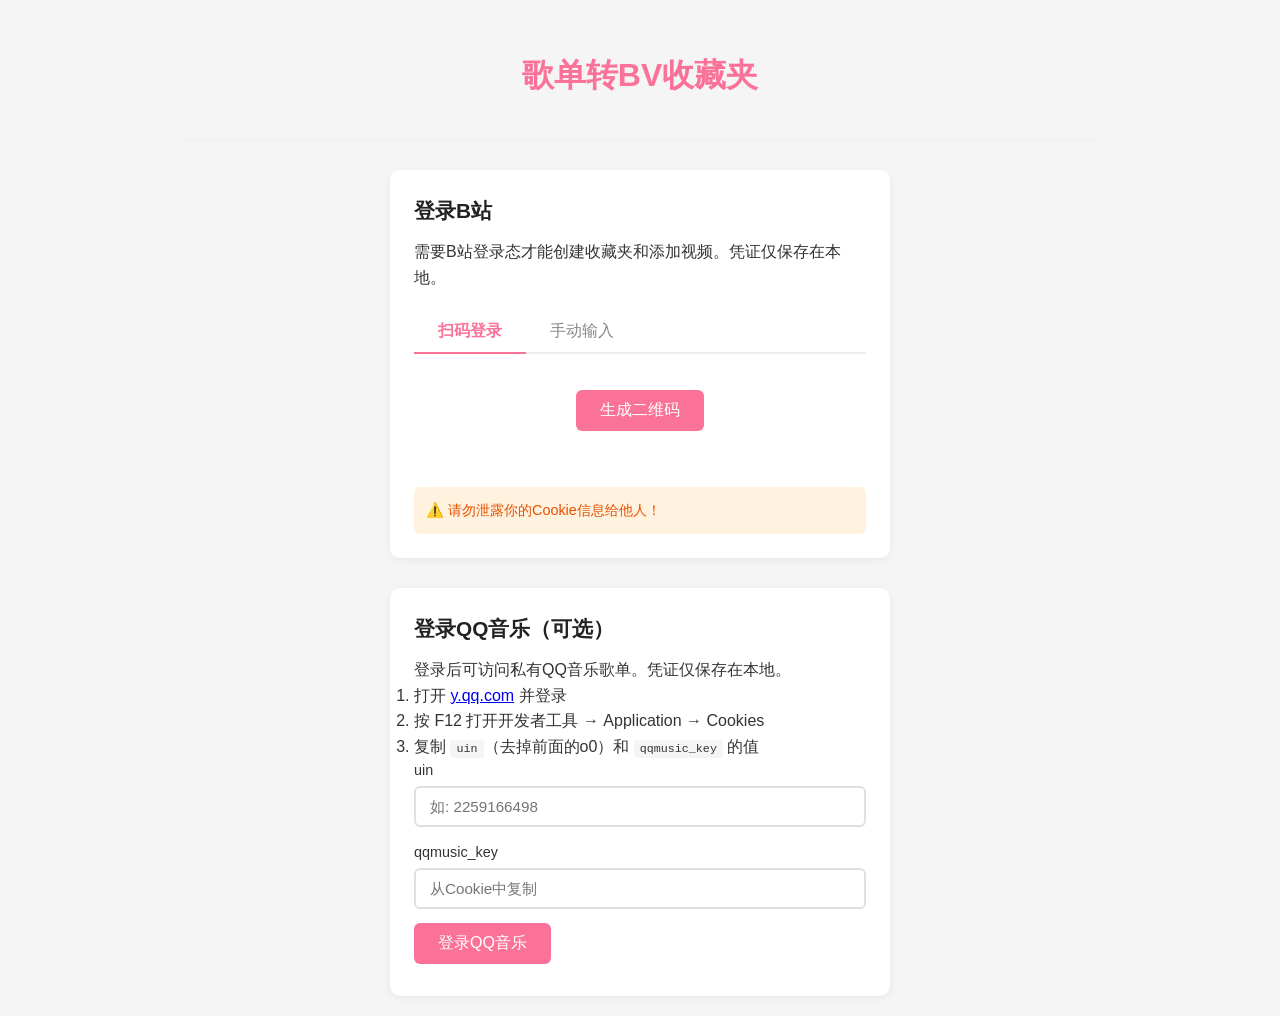
<file: templates/login.html>
<!DOCTYPE html>
<html lang="zh-CN">
<head>
    <meta charset="UTF-8">
    <meta name="viewport" content="width=device-width, initial-scale=1.0">
    <title>登录B站 - 歌单转BV收藏夹</title>
    <link rel="stylesheet" href="/static/css/style.css?v=6">
</head>
<body>
    <div class="container">
        <header>
            <h1><a href="/" style="color:inherit;text-decoration:none">歌单转BV收藏夹</a></h1>
        </header>
        <main>
            <section class="login-section">
                <h2>登录B站</h2>
                <p>需要B站登录态才能创建收藏夹和添加视频。凭证仅保存在本地。</p>

                <div class="login-tabs">
                    <button class="login-tab active" onclick="switchTab('qrcode')">扫码登录</button>
                    <button class="login-tab" onclick="switchTab('manual')">手动输入</button>
                </div>

                <div id="tab-qrcode" class="login-tab-content">
                    <div id="qr-container" style="text-align:center; padding: 20px 0;">
                        <button id="btn-qr-login" class="btn btn-primary" onclick="startQrLogin()">生成二维码</button>
                        <div id="qr-image" style="margin: 16px 0;"></div>
                        <div id="qr-status" style="color: #666; font-size: 0.9em;"></div>
                    </div>
                </div>

                <div id="tab-manual" class="login-tab-content" style="display:none">
                    <ol>
                        <li>打开 <a href="https://www.bilibili.com" target="_blank">bilibili.com</a> 并登录</li>
                        <li>按 F12 打开开发者工具 → Application → Cookies</li>
                        <li>复制 <code>SESSDATA</code>、<code>bili_jct</code>、<code>buvid3</code> 的值</li>
                    </ol>
                    <form action="/login/manual" method="post" class="login-form">
                        <div class="form-group">
                            <label>SESSDATA *</label>
                            <input type="text" name="sessdata" required placeholder="从Cookie中复制">
                        </div>
                        <div class="form-group">
                            <label>bili_jct</label>
                            <input type="text" name="bili_jct" placeholder="从Cookie中复制">
                        </div>
                        <div class="form-group">
                            <label>buvid3</label>
                            <input type="text" name="buvid3" placeholder="从Cookie中复制">
                        </div>
                        <button type="submit" class="btn btn-primary">登录</button>
                    </form>
                </div>

                <div class="login-tip">
                    <p>⚠️ 请勿泄露你的Cookie信息给他人！</p>
                </div>
            </section>

            <section class="login-section" style="margin-top: 30px;">
                <h2>登录QQ音乐（可选）</h2>
                <p>登录后可访问私有QQ音乐歌单。凭证仅保存在本地。</p>
                <ol>
                    <li>打开 <a href="https://y.qq.com" target="_blank">y.qq.com</a> 并登录</li>
                    <li>按 F12 打开开发者工具 → Application → Cookies</li>
                    <li>复制 <code>uin</code>（去掉前面的o0）和 <code>qqmusic_key</code> 的值</li>
                </ol>
                <form id="qq-login-form" class="login-form" onsubmit="return loginQQ(event)">
                    <div class="form-group">
                        <label>uin</label>
                        <input type="text" id="qq-uin" required placeholder="如: 2259166498">
                    </div>
                    <div class="form-group">
                        <label>qqmusic_key</label>
                        <input type="text" id="qq-key" required placeholder="从Cookie中复制">
                    </div>
                    <button type="submit" class="btn btn-primary">登录QQ音乐</button>
                    <div id="qq-login-msg" style="margin-top:8px;font-size:0.9em;"></div>
                </form>
            </section>
        </main>
    </div>
    <script>
        function switchTab(tab) {
            document.querySelectorAll('.login-tab').forEach(t => t.classList.remove('active'));
            document.querySelectorAll('.login-tab-content').forEach(c => c.style.display = 'none');
            document.getElementById('tab-' + tab).style.display = '';
            event.target.classList.add('active');
        }

        let qrPollInterval = null;

        async function startQrLogin() {
            const btn = document.getElementById('btn-qr-login');
            const imgDiv = document.getElementById('qr-image');
            const statusDiv = document.getElementById('qr-status');

            btn.disabled = true;
            btn.textContent = '生成中...';
            statusDiv.textContent = '';

            try {
                const resp = await fetch('/login/qrcode', { method: 'POST' });
                const data = await resp.json();
                if (!resp.ok) throw new Error(data.error || '生成失败');

                imgDiv.innerHTML = `<img src="${data.image}" width="200" height="200" style="border:1px solid #ddd;border-radius:8px;">`;
                btn.style.display = 'none';
                statusDiv.textContent = '请使用B站APP扫描二维码';

                if (qrPollInterval) clearInterval(qrPollInterval);
                qrPollInterval = setInterval(async () => {
                    try {
                        const r = await fetch(`/login/qrcode/status/${data.session_id}`);
                        const d = await r.json();
                        if (d.status === 'done') {
                            clearInterval(qrPollInterval);
                            statusDiv.textContent = '登录成功！正在跳转...';
                            statusDiv.style.color = '#4caf50';
                            setTimeout(() => window.location.href = '/', 1000);
                        } else if (d.status === 'scanned') {
                            statusDiv.textContent = '已扫码，请在手机上确认登录';
                            statusDiv.style.color = '#2196f3';
                        } else if (d.status === 'timeout') {
                            clearInterval(qrPollInterval);
                            statusDiv.textContent = '二维码已过期，请重新生成';
                            statusDiv.style.color = '#e53935';
                            btn.style.display = '';
                            btn.disabled = false;
                            btn.textContent = '重新生成';
                        }
                    } catch (e) {
                        // ignore poll errors
                    }
                }, 3000);
            } catch (e) {
                statusDiv.textContent = '失败: ' + e.message;
                statusDiv.style.color = '#e53935';
                btn.disabled = false;
                btn.textContent = '重试';
            }
        }

        async function loginQQ(e) {
            e.preventDefault();
            const uin = document.getElementById('qq-uin').value.trim();
            const key = document.getElementById('qq-key').value.trim();
            const msg = document.getElementById('qq-login-msg');
            if (!uin || !key) { msg.textContent = '请填写完整'; msg.style.color = '#e53935'; return false; }
            try {
                const resp = await fetch('/login/qq', {
                    method: 'POST',
                    headers: {'Content-Type': 'application/json'},
                    body: JSON.stringify({uin, qqmusic_key: key}),
                });
                const data = await resp.json();
                if (!resp.ok) throw new Error(data.error);
                msg.textContent = '登录成功！';
                msg.style.color = '#4caf50';
                setTimeout(() => window.location.href = '/', 1000);
            } catch (e) {
                msg.textContent = '失败: ' + e.message;
                msg.style.color = '#e53935';
            }
            return false;
        }
    </script>
</body>
</html>
</file>
<file: static/css/style.css>
* { margin: 0; padding: 0; box-sizing: border-box; }

body {
    font-family: -apple-system, BlinkMacSystemFont, "Segoe UI", Roboto, "Helvetica Neue", Arial, sans-serif;
    background: #f5f5f5;
    color: #333;
    line-height: 1.6;
}

.container {
    max-width: 960px;
    margin: 0 auto;
    padding: 20px;
}

header {
    text-align: center;
    padding: 30px 0;
    border-bottom: 1px solid #eee;
    margin-bottom: 30px;
}

header h1 {
    font-size: 2em;
    color: #fb7299;
    margin-bottom: 8px;
}

header .subtitle {
    color: #666;
    font-size: 1.1em;
    margin-bottom: 15px;
}

header nav {
    margin-top: 10px;
}

.user-info {
    margin-right: 10px;
    color: #555;
    font-size: 0.95em;
}

.btn {
    display: inline-block;
    padding: 10px 24px;
    border: none;
    border-radius: 6px;
    cursor: pointer;
    font-size: 1em;
    text-decoration: none;
    transition: background 0.2s, transform 0.1s;
}

.btn:hover { transform: translateY(-1px); }
.btn:active { transform: translateY(0); }
.btn:disabled { opacity: 0.6; cursor: not-allowed; transform: none; }

.btn-primary { background: #fb7299; color: #fff; }
.btn-primary:hover { background: #e85585; }

.btn-success { background: #4caf50; color: #fff; }
.btn-success:hover { background: #43a047; }

.btn-sm { padding: 6px 14px; font-size: 0.85em; background: #eee; color: #555; }
.btn-sm:hover { background: #ddd; }

section {
    background: #fff;
    border-radius: 10px;
    padding: 24px;
    margin-bottom: 20px;
    box-shadow: 0 2px 8px rgba(0,0,0,0.06);
}

section h2 {
    font-size: 1.3em;
    margin-bottom: 12px;
    color: #222;
}

.hint {
    color: #888;
    font-size: 0.9em;
    margin-bottom: 12px;
}

.input-group {
    display: flex;
    gap: 10px;
}

.input-group input {
    flex: 1;
    padding: 12px 16px;
    border: 2px solid #e0e0e0;
    border-radius: 8px;
    font-size: 1em;
    transition: border-color 0.2s;
}

.input-group input:focus {
    outline: none;
    border-color: #fb7299;
}

.error-msg {
    color: #e53935;
    margin-top: 10px;
    font-size: 0.95em;
}

.songs-list, .results-list {
    max-height: 400px;
    overflow-y: auto;
    margin-bottom: 16px;
}

.filter-bar {
    display: flex;
    gap: 8px;
    margin-bottom: 12px;
    flex-wrap: wrap;
}

.filter-btn {
    padding: 6px 14px;
    border: 1px solid #ddd;
    background: #fff;
    border-radius: 20px;
    cursor: pointer;
    font-size: 0.85em;
    color: #666;
    transition: all 0.2s;
}

.filter-btn:hover { border-color: #fb7299; color: #fb7299; }
.filter-btn.active { background: #fb7299; color: #fff; border-color: #fb7299; }

.filter-btn span {
    display: inline-block;
    min-width: 16px;
    text-align: center;
    margin-left: 2px;
    font-weight: 600;
}

.song-item {
    display: flex;
    align-items: center;
    padding: 8px 12px;
    border-bottom: 1px solid #f0f0f0;
    font-size: 0.95em;
}

.song-item:last-child { border-bottom: none; }

.song-item .idx {
    width: 30px;
    color: #999;
    flex-shrink: 0;
}

.song-item .song-name {
    flex: 1;
    font-weight: 500;
}

.song-item .song-artist {
    color: #666;
    width: 160px;
    flex-shrink: 0;
    overflow: hidden;
    text-overflow: ellipsis;
    white-space: nowrap;
}

.result-item {
    display: flex;
    align-items: flex-start;
    padding: 12px;
    border-bottom: 1px solid #f0f0f0;
    gap: 12px;
}

.result-item:last-child { border-bottom: none; }

.result-cb {
    margin-top: 4px;
    width: 16px;
    height: 16px;
    cursor: pointer;
    flex-shrink: 0;
}

.btn-retry {
    padding: 2px 8px;
    border: 1px solid #fb7299;
    background: #fff;
    color: #fb7299;
    border-radius: 4px;
    cursor: pointer;
    font-size: 0.8em;
    margin-left: 8px;
}

.btn-retry:hover { background: #fb7299; color: #fff; }

.btn-switch {
    padding: 2px 8px;
    border: 1px solid #2196f3;
    background: #fff;
    color: #2196f3;
    border-radius: 4px;
    cursor: pointer;
    font-size: 0.8em;
    margin-left: 8px;
}

.btn-switch:hover { background: #2196f3; color: #fff; }

.btn-verify {
    padding: 4px 10px;
    border: 1px solid #2196f3;
    background: #fff;
    color: #2196f3;
    border-radius: 4px;
    cursor: pointer;
    font-size: 0.8em;
    margin-left: 6px;
}

.btn-verify:hover { background: #2196f3; color: #fff; }

.result-source {
    min-width: 180px;
    flex-shrink: 0;
    display: flex;
    align-items: flex-start;
    gap: 8px;
}

.result-idx {
    display: inline-flex;
    align-items: center;
    justify-content: center;
    width: 24px;
    height: 24px;
    border-radius: 50%;
    background: #f0f0f0;
    color: #666;
    font-size: 0.8em;
    font-weight: 600;
    flex-shrink: 0;
    margin-top: 2px;
}

.result-source .song-label {
    font-weight: 500;
    font-size: 0.95em;
}

.result-source .artist-label {
    color: #888;
    font-size: 0.85em;
}

.result-match {
    flex: 1;
}

.match-found {
    display: flex;
    align-items: center;
    gap: 8px;
}

.match-found .bvid {
    color: #fb7299;
    font-family: monospace;
    font-weight: 600;
    text-decoration: none;
}

.match-found .bvid:hover { text-decoration: underline; }

.match-found .title {
    font-size: 0.9em;
    max-width: 300px;
    overflow: hidden;
    text-overflow: ellipsis;
    white-space: nowrap;
}

.badge {
    display: inline-block;
    padding: 2px 8px;
    border-radius: 4px;
    font-size: 0.75em;
    font-weight: 600;
}

.badge-hires { background: #ff9800; color: #fff; }
.badge-ok { background: #4caf50; color: #fff; }
.badge-warn { background: #ffc107; color: #333; }
.badge-fail { background: #e53935; color: #fff; }

.match-not-found {
    color: #e53935;
    font-size: 0.9em;
}

.manual-input {
    margin-top: 6px;
}

.manual-input input {
    padding: 6px 10px;
    border: 1px solid #ddd;
    border-radius: 4px;
    font-size: 0.85em;
    width: 160px;
}

.manual-input button {
    padding: 6px 12px;
    border: none;
    background: #fb7299;
    color: #fff;
    border-radius: 4px;
    cursor: pointer;
    font-size: 0.85em;
    margin-left: 6px;
}

.collect-form {
    display: flex;
    gap: 10px;
    align-items: center;
    margin-top: 16px;
    padding-top: 16px;
    border-top: 1px solid #eee;
}

.collect-form input {
    flex: 1;
    padding: 10px 16px;
    border: 2px solid #e0e0e0;
    border-radius: 8px;
    font-size: 1em;
}

.collect-form input:focus { outline: none; border-color: #4caf50; }

.collect-result {
    margin-top: 16px;
    padding: 12px;
    border-radius: 8px;
    background: #f1f8e9;
    color: #33691e;
}

.collect-result.error {
    background: #ffebee;
    color: #c62828;
}

.progress-bar {
    height: 8px;
    background: #e0e0e0;
    border-radius: 4px;
    overflow: hidden;
    margin: 12px 0;
}

.progress-bar .fill {
    height: 100%;
    background: linear-gradient(90deg, #fb7299, #ff9800);
    transition: width 0.3s;
    border-radius: 4px;
}

.progress-text {
    color: #666;
    font-size: 0.9em;
    margin-top: 8px;
    min-height: 1.5em;
    overflow: hidden;
    text-overflow: ellipsis;
    white-space: nowrap;
}

.login-section {
    max-width: 500px;
    margin: 0 auto;
}

.login-tabs {
    display: flex;
    gap: 0;
    margin: 20px 0 16px;
    border-bottom: 2px solid #eee;
}

.login-tab {
    padding: 10px 24px;
    border: none;
    background: none;
    cursor: pointer;
    font-size: 1em;
    color: #888;
    border-bottom: 2px solid transparent;
    margin-bottom: -2px;
    transition: all 0.2s;
}

.login-tab:hover { color: #fb7299; }
.login-tab.active { color: #fb7299; border-bottom-color: #fb7299; font-weight: 600; }

.login-tab-content ol { margin: 10px 0 16px 20px; color: #555; }

.form-group {
    margin-bottom: 14px;
}

.form-group label {
    display: block;
    margin-bottom: 4px;
    font-weight: 500;
    font-size: 0.9em;
}

.form-group input {
    width: 100%;
    padding: 10px 14px;
    border: 2px solid #e0e0e0;
    border-radius: 6px;
    font-size: 0.95em;
}

.form-group input:focus { outline: none; border-color: #fb7299; }

.login-tip {
    margin-top: 20px;
    padding: 12px;
    background: #fff3e0;
    border-radius: 6px;
    color: #e65100;
    font-size: 0.9em;
}

code {
    background: #f5f5f5;
    padding: 2px 6px;
    border-radius: 3px;
    font-size: 0.9em;
}

.actions {
    text-align: center;
    margin-top: 16px;
}

@media (max-width: 600px) {
    .input-group { flex-direction: column; }
    .result-item { flex-direction: column; }
    .result-source { min-width: auto; }
    .collect-form { flex-direction: column; }
}
</file>
